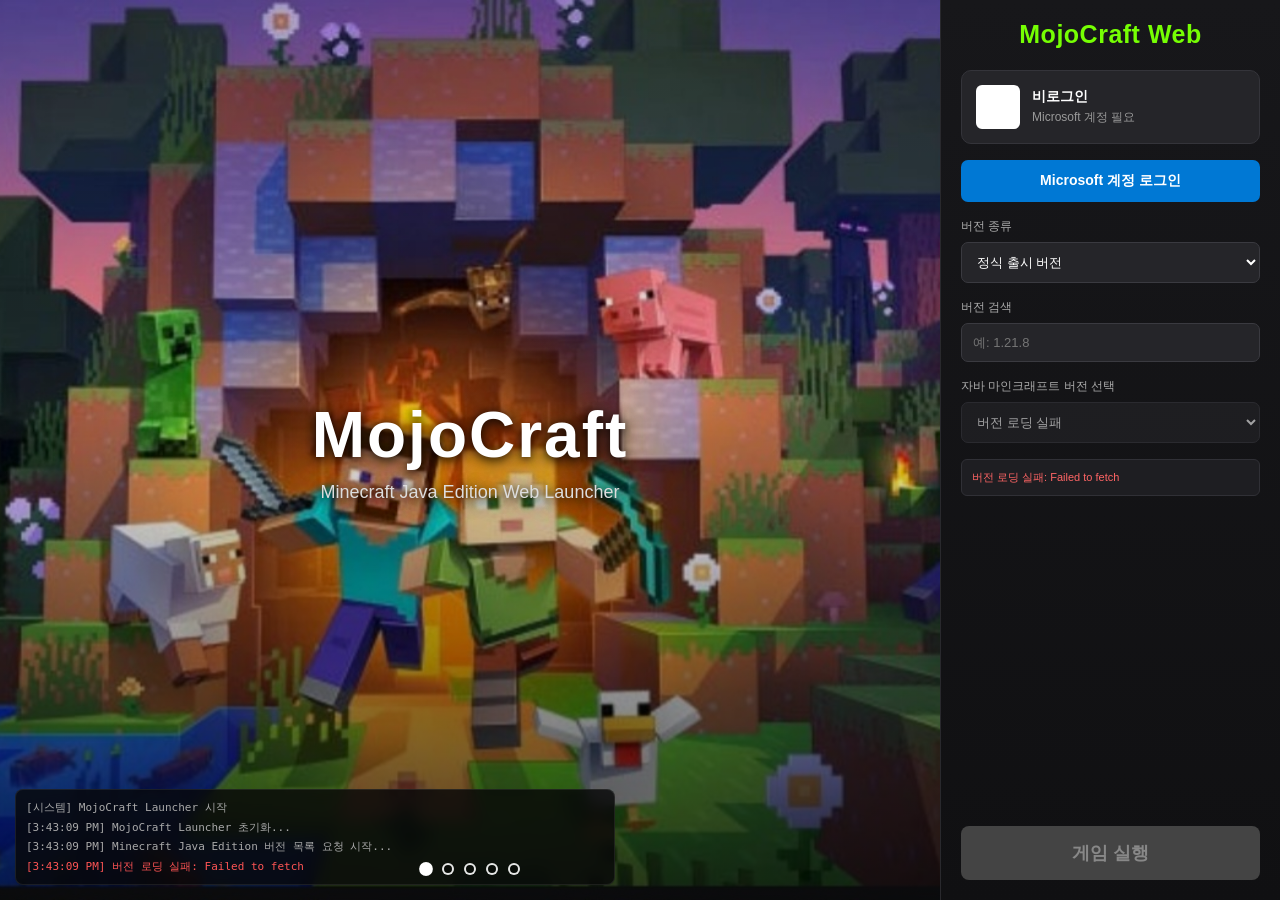
<file: index.html>
<!DOCTYPE html>
<html lang="ko">
<head>
<meta charset="UTF-8">
<meta name="viewport" content="width=device-width, initial-scale=1.0">

<title>MojoCraft Web Launcher</title>

<style>
* {
    box-sizing: border-box;
    margin: 0;
    padding: 0;
}

html,
body {
    width: 100%;
    height: 100%;
    overflow: hidden;
}

body {
    font-family:
        "Segoe UI",
        Arial,
        sans-serif;

    background: #111;
    color: #fff;
}

/* =========================
   전체 레이아웃
========================= */

#app {
    width: 100%;
    height: 100vh;

    display: flex;
    background: #111;
}

/* =========================
   메인 영역
========================= */

#main {
    flex: 1;
    min-width: 0;
    height: 100%;

    position: relative;

    overflow: hidden;

    background: #000;
}

/* 배경 이미지 */

#gameImage {
    position: absolute;

    width: 100%;
    height: 100%;

    object-fit: cover;

    left: 0;
    top: 0;

    opacity: 1;

    transition:
        opacity 0.5s ease,
        transform 0.5s ease;

    user-select: none;
    pointer-events: none;
}

/* 어두운 오버레이 */

#imageOverlay {
    position: absolute;

    inset: 0;

    background:
        linear-gradient(
            to bottom,
            rgba(0,0,0,0.20),
            rgba(0,0,0,0.05) 45%,
            rgba(0,0,0,0.70)
        );

    pointer-events: none;
}

/* 중앙 타이틀 */

#centerContent {
    position: absolute;

    left: 50%;
    top: 50%;

    transform: translate(-50%, -50%);

    text-align: center;

    width: min(800px, 90%);

    z-index: 10;

    text-shadow:
        0 2px 10px rgba(0,0,0,0.8),
        0 4px 20px rgba(0,0,0,0.7);
}

#centerContent h1 {
    font-size: clamp(32px, 5vw, 70px);
    font-weight: 800;
    letter-spacing: 2px;
}

#centerContent p {
    margin-top: 10px;

    color: #ddd;

    font-size: clamp(13px, 1.5vw, 18px);
}

/* =========================
   이미지 인디케이터
========================= */

#image-indicators {
    position: absolute;

    left: 50%;
    bottom: 25px;

    transform: translateX(-50%);

    display: flex;
    gap: 10px;

    z-index: 1000;
}

.image-indicator {
    width: 12px;
    height: 12px;

    border-radius: 50%;

    border: 2px solid rgba(255,255,255,0.9);

    background: rgba(0,0,0,0.25);

    padding: 0;

    cursor: pointer;

    transition:
        transform 0.2s ease,
        background 0.2s ease,
        opacity 0.2s ease;
}

.image-indicator:hover {
    transform: scale(1.25);
}

.image-indicator.active {
    background: #fff;

    transform: scale(1.15);
}

/* =========================
   사이드바
========================= */

#sidebar {
    width: 340px;
    min-width: 340px;
    height: 100%;

    background:
        linear-gradient(
            180deg,
            #17171a,
            #101012
        );

    border-left: 1px solid #29292d;

    padding: 20px;

    display: flex;
    flex-direction: column;

    gap: 16px;

    overflow-y: auto;
}

/* 로고 */

.logo {
    text-align: center;

    font-size: 25px;
    font-weight: 800;

    color: #76ff03;

    letter-spacing: 0.5px;

    margin-bottom: 5px;
}

/* =========================
   계정 카드
========================= */

.account-card {
    display: flex;
    align-items: center;

    gap: 12px;

    padding: 14px;

    border-radius: 10px;

    background: #252529;

    border: 1px solid #34343a;
}

.avatar {
    width: 44px;
    height: 44px;

    border-radius: 6px;

    background: #444;

    object-fit: cover;

    flex-shrink: 0;
}

.user-info {
    min-width: 0;

    display: flex;
    flex-direction: column;

    gap: 3px;
}

.username {
    font-size: 14px;
    font-weight: 700;

    overflow: hidden;
    text-overflow: ellipsis;
    white-space: nowrap;
}

.status {
    font-size: 12px;
    color: #999;
}

/* =========================
   버튼
========================= */

button {
    font-family: inherit;
}

.btn {
    width: 100%;

    padding: 12px 14px;

    border: none;
    border-radius: 7px;

    font-size: 14px;
    font-weight: 700;

    cursor: pointer;

    transition:
        background 0.2s ease,
        transform 0.1s ease,
        opacity 0.2s ease;
}

.btn:active {
    transform: scale(0.98);
}

.btn:disabled {
    cursor: not-allowed;
    opacity: 0.5;
}

.btn-login {
    background: #0078d4;
    color: #fff;
}

.btn-login:hover {
    background: #106ebe;
}

/* =========================
   버전 영역
========================= */

.version-box {
    display: flex;
    flex-direction: column;

    gap: 7px;
}

.version-box label {
    font-size: 12px;

    color: #aaa;
}

select,
input {
    width: 100%;

    padding: 11px;

    border-radius: 7px;

    border: 1px solid #3a3a40;

    outline: none;

    background: #252529;
    color: #fff;

    font-family: inherit;

    font-size: 13px;
}

select:focus,
input:focus {
    border-color: #76ff03;
}

select:disabled {
    opacity: 0.6;
    cursor: wait;
}

/* =========================
   버전 상태
========================= */

#version-status {
    padding: 9px 10px;

    border-radius: 6px;

    background: #1e1e22;

    border: 1px solid #303036;

    font-size: 11px;

    line-height: 1.5;

    color: #aaa;
}

#version-status.success {
    color: #7CFF55;
}

#version-status.error {
    color: #ff6565;
}

/* =========================
   실행 버튼
========================= */

#launch-btn {
    margin-top: auto;

    padding: 15px;

    border: none;

    border-radius: 8px;

    background: #76ff03;

    color: #000;

    font-size: 18px;
    font-weight: 800;

    cursor: pointer;

    transition:
        background 0.2s ease,
        transform 0.1s ease;
}

#launch-btn:hover:not(:disabled) {
    background: #8cff35;
}

#launch-btn:active:not(:disabled) {
    transform: scale(0.98);
}

#launch-btn:disabled {
    background: #444;
    color: #888;

    cursor: not-allowed;
}

/* =========================
   로그
========================= */

#log-panel {
    position: absolute;

    left: 15px;
    bottom: 15px;

    width: min(600px, calc(100% - 30px));

    max-height: 135px;

    padding: 10px;

    background: rgba(8,8,9,0.82);

    border: 1px solid rgba(255,255,255,0.08);

    border-radius: 8px;

    backdrop-filter: blur(8px);

    overflow-y: auto;

    z-index: 20;

    font-family: monospace;
    font-size: 11px;

    color: #aaa;
}

.log-entry {
    margin-bottom: 4px;

    line-height: 1.4;
}

.log-entry:last-child {
    margin-bottom: 0;
}

.log-entry.success {
    color: #6cff55;
}

.log-entry.error {
    color: #ff5555;
}

.log-entry.info {
    color: #aaa;
}

/* =========================
   모바일
========================= */

@media (max-width: 800px) {

    #app {
        flex-direction: column;
    }

    #main {
        height: 55vh;
        flex: none;
    }

    #sidebar {
        width: 100%;
        min-width: 0;
        height: 45vh;

        border-left: none;
        border-top: 1px solid #29292d;

        padding: 14px;

        overflow-y: auto;
    }

    #log-panel {
        max-height: 95px;
    }

    #launch-btn {
        margin-top: 0;
    }
}
</style>
</head>

<body>

<div id="app">

    <!-- =========================
         메인 화면
    ========================== -->

    <main id="main">

        <img
            id="gameImage"
            src="./images/minecraft-bg.jpg"
            alt="Minecraft"
        >

        <div id="imageOverlay"></div>

        <div id="centerContent">
            <h1>MojoCraft</h1>
            <p>
                Minecraft Java Edition Web Launcher
            </p>
        </div>

        <div id="image-indicators"></div>

        <div id="log-panel">

            <div class="log-entry info">
                [시스템] MojoCraft Launcher 시작
            </div>

        </div>

    </main>

    <!-- =========================
         사이드바
    ========================== -->

    <aside id="sidebar">

        <div class="logo">
            MojoCraft Web
        </div>

        <!-- 계정 -->

        <div class="account-card">

            <img
                id="avatar"
                class="avatar"
                alt="Minecraft Skin"
                src="[data-uri]"
            >

            <div class="user-info">

                <span
                    id="username"
                    class="username"
                >
                    비로그인
                </span>

                <span
                    id="auth-status"
                    class="status"
                >
                    Microsoft 계정 필요
                </span>

            </div>

        </div>

        <button
            id="login-btn"
            class="btn btn-login"
            onclick="startMicrosoftOAuth()"
        >
            Microsoft 계정 로그인
        </button>

        <!-- 버전 필터 -->

        <div class="version-box">

            <label for="version-type">
                버전 종류
            </label>

            <select
                id="version-type"
                onchange="filterVersions()"
            >
                <option value="release">
                    정식 출시 버전
                </option>

                <option value="snapshot">
                    스냅샷
                </option>

                <option value="all">
                    전체 버전
                </option>
            </select>

        </div>

        <!-- 검색 -->

        <div class="version-box">

            <label for="version-search">
                버전 검색
            </label>

            <input
                id="version-search"
                type="text"
                placeholder="예: 1.21.8"
                oninput="filterVersions()"
            >

        </div>

        <!-- 버전 선택 -->

        <div class="version-box">

            <label for="java-version">
                자바 마인크래프트 버전 선택
            </label>

            <select
                id="java-version"
                disabled
            >
                <option value="">
                    버전 불러오는 중...
                </option>
            </select>

        </div>

        <div
            id="version-status"
            class="info"
        >
            Minecraft 버전 목록을 불러오는 중...
        </div>

        <!-- 실행 -->

        <button
            id="launch-btn"
            disabled
            onclick="launchGameEngine()"
        >
            게임 실행
        </button>

    </aside>

</div>

<script>

/* =========================================================
   MojoCraft Launcher
========================================================= */

/*
 * Mojang 공식 version manifest
 *
 * 기존:
 * launchermeta.mojang.com
 *
 * 수정:
 * piston-meta.mojang.com
 */

const MOJANG_MANIFEST_URL =
    "https://piston-meta.mojang.com/mc/game/version_manifest_v2.json";


/*
 * 현재 페이지에서 사용하는 이미지
 */

const IMAGES = [
    "./images/minecraft-bg.jpg",
    "./images/minecraft-2.jpeg",
    "./images/minecraft-3.jpeg",
    "./images/minecraft-4.jpeg",
    "./images/minecraft-5.jpeg"
];


/*
 * 상태
 */

let allVersions = [];

let selectedVersion = null;

let imageIndex = 0;

let imageTimer = null;


/* =========================================================
   로그
========================================================= */

function log(message, type = "info") {

    const panel =
        document.getElementById("log-panel");

    if (!panel) {
        return;
    }

    const entry =
        document.createElement("div");

    entry.className =
        `log-entry ${type}`;

    const time =
        new Date().toLocaleTimeString();

    entry.textContent =
        `[${time}] ${message}`;

    panel.appendChild(entry);

    panel.scrollTop =
        panel.scrollHeight;
}


/* =========================================================
   버전 상태 표시
========================================================= */

function setVersionStatus(
    message,
    type = "info"
) {

    const element =
        document.getElementById("version-status");

    if (!element) {
        return;
    }

    element.textContent =
        message;

    element.className =
        `info ${type}`;
}


/* =========================================================
   이미지 인디케이터
========================================================= */

function createImageIndicators() {

    const container =
        document.getElementById(
            "image-indicators"
        );

    container.innerHTML = "";

    IMAGES.forEach(
        (image, index) => {

            const button =
                document.createElement("button");

            button.className =
                "image-indicator";

            if (index === imageIndex) {
                button.classList.add("active");
            }

            button.type = "button";

            button.title =
                `배경 이미지 ${index + 1}`;

            button.addEventListener(
                "click",
                () => {

                    showImage(index);

                    restartImageTimer();

                }
            );

            container.appendChild(button);

        }
    );
}


/* =========================================================
   이미지 변경
========================================================= */

function showImage(index) {

    imageIndex =
        (index + IMAGES.length) %
        IMAGES.length;

    const image =
        document.getElementById(
            "gameImage"
        );

    image.style.opacity = "0";

    setTimeout(
        () => {

            image.src =
                IMAGES[imageIndex];

            image.onload =
                () => {

                    image.style.opacity = "1";

                };

            image.onerror =
                () => {

                    image.style.opacity = "1";

                    log(
                        `이미지를 불러오지 못했습니다: ${IMAGES[imageIndex]}`,
                        "error"
                    );

                };

        },
        250
    );

    updateImageIndicators();
}


/* =========================================================
   인디케이터 갱신
========================================================= */

function updateImageIndicators() {

    const buttons =
        document.querySelectorAll(
            ".image-indicator"
        );

    buttons.forEach(
        (button, index) => {

            button.classList.toggle(
                "active",
                index === imageIndex
            );

        }
    );
}


/* =========================================================
   이미지 자동 순환
========================================================= */

function startImageTimer() {

    clearInterval(imageTimer);

    imageTimer =
        setInterval(
            () => {

                showImage(
                    imageIndex + 1
                );

            },
            15000
        );
}


function restartImageTimer() {

    startImageTimer();

}


/* =========================================================
   버전 Manifest 불러오기
========================================================= */

async function fetchVersionManifest() {

    const select =
        document.getElementById(
            "java-version"
        );

    select.disabled = true;

    select.innerHTML =
        `<option value="">
            버전 불러오는 중...
        </option>`;

    setVersionStatus(
        "Mojang 버전 manifest를 불러오는 중..."
    );

    log(
        "Minecraft Java Edition 버전 목록 요청 시작...",
        "info"
    );

    try {

        const response =
            await fetch(
                MOJANG_MANIFEST_URL,
                {
                    method: "GET",

                    cache: "no-store"
                }
            );

        if (!response.ok) {

            throw new Error(
                `HTTP ${response.status}`
            );

        }

        const data =
            await response.json();

        if (
            !data ||
            !Array.isArray(data.versions)
        ) {

            throw new Error(
                "manifest의 versions 배열을 찾을 수 없습니다."
            );

        }

        allVersions =
            data.versions;

        log(
            `성공: ${allVersions.length}개의 Minecraft 버전을 받았습니다.`,
            "success"
        );

        setVersionStatus(
            `버전 ${allVersions.length}개 로딩 완료`,
            "success"
        );

        filterVersions();

    }
    catch (error) {

        console.error(
            "Minecraft version manifest error:",
            error
        );

        log(
            `버전 로딩 실패: ${error.message}`,
            "error"
        );

        setVersionStatus(
            `버전 로딩 실패: ${error.message}`,
            "error"
        );

        select.disabled = true;

        select.innerHTML =
            `<option value="">
                버전 로딩 실패
            </option>`;

    }
}


/* =========================================================
   버전 필터
========================================================= */

function filterVersions() {

    const select =
        document.getElementById(
            "java-version"
        );

    const type =
        document.getElementById(
            "version-type"
        ).value;

    const search =
        document.getElementById(
            "version-search"
        ).value
        .trim()
        .toLowerCase();

    select.innerHTML = "";

    let filtered =
        allVersions.filter(
            version => {

                const typeMatch =
                    type === "all" ||
                    version.type === type;

                const searchMatch =
                    !search ||
                    version.id
                        .toLowerCase()
                        .includes(search);

                return (
                    typeMatch &&
                    searchMatch
                );

            }
        );

    /*
     * manifest는 최신 버전부터 오는 경우가
     * 대부분이지만, 확실하게 날짜순으로 정렬.
     */

    filtered.sort(
        (a, b) => {

            const dateA =
                new Date(
                    a.releaseTime || 0
                ).getTime();

            const dateB =
                new Date(
                    b.releaseTime || 0
                ).getTime();

            return dateB - dateA;

        }
    );

    if (filtered.length === 0) {

        const option =
            document.createElement(
                "option"
            );

        option.value = "";

        option.textContent =
            "조건에 맞는 버전 없음";

        select.appendChild(
            option
        );

        select.disabled = true;

        selectedVersion = null;

        document.getElementById(
            "launch-btn"
        ).disabled = true;

        return;

    }

    filtered.forEach(
        version => {

            const option =
                document.createElement(
                    "option"
                );

            option.value =
                version.id;

            option.textContent =
                `${version.id} (${version.type})`;

            /*
             * 중요:
             *
             * JSON URL을 직접 만들지 않고
             * Mojang manifest가 제공한 URL을
             * 그대로 사용한다.
             */

            option.dataset.jsonUrl =
                version.url || "";

            option.dataset.releaseTime =
                version.releaseTime || "";

            select.appendChild(
                option
            );

        }
    );

    select.disabled = false;

    selectedVersion =
        filtered[0];

    select.value =
        filtered[0].id;

    document.getElementById(
        "launch-btn"
    ).disabled = false;

}


/* =========================================================
   버전 선택 변경
========================================================= */

document
    .getElementById("java-version")
    .addEventListener(
        "change",
        () => {

            const select =
                document.getElementById(
                    "java-version"
                );

            const selected =
                allVersions.find(
                    version =>
                        version.id ===
                        select.value
                );

            selectedVersion =
                selected || null;

        }
    );


/* =========================================================
   Microsoft 로그인
========================================================= */

/*
 * 주의:
 *
 * 실제 Microsoft 인증에는
 * Azure에서 발급받은 Client ID와
 * 서버 측 token exchange가 필요하다.
 *
 * 현재는 UI만 준비한다.
 */

function startMicrosoftOAuth() {

    log(
        "Microsoft 로그인 기능은 OAuth 서버 연결이 필요합니다.",
        "info"
    );

    alert(
        "Microsoft 계정 로그인 기능을 사용하려면\n" +
        "Azure OAuth Client ID와 인증 서버 설정이 필요합니다."
    );

}


/* =========================================================
   게임 실행
========================================================= */

function launchGameEngine() {

    const select =
        document.getElementById(
            "java-version"
        );

    const version =
        select.value;

    const option =
        select.options[
            select.selectedIndex
        ];

    if (!version || !option) {

        log(
            "Minecraft 버전을 먼저 선택해주세요.",
            "error"
        );

        return;

    }

    const jsonUrl =
        option.dataset.jsonUrl;

    if (!jsonUrl) {

        log(
            "선택한 버전에 대한 version JSON URL이 없습니다.",
            "error"
        );

        return;

    }

    /*
     * 실제 게임 실행 단계는
     * mainpage.html에서 담당한다.
     */

    const params =
        new URLSearchParams();

    params.set(
        "version",
        version
    );

    params.set(
        "json",
        jsonUrl
    );

    params.set(
        "username",
        "Player"
    );

    params.set(
        "uuid",
        "00000000000000000000000000000000"
    );

    log(
        `${version} 실행 준비 중...`,
        "success"
    );

    window.location.href =
        `./mainpage.html?${params.toString()}`;

}


/* =========================================================
   초기화
========================================================= */

async function initialize() {

    log(
        "MojoCraft Launcher 초기화...",
        "info"
    );

    createImageIndicators();

    showImage(0);

    startImageTimer();

    await fetchVersionManifest();

}


/* =========================================================
   시작
========================================================= */

window.addEventListener(
    "DOMContentLoaded",
    initialize
);

</script>

</body>
</html>
</file>
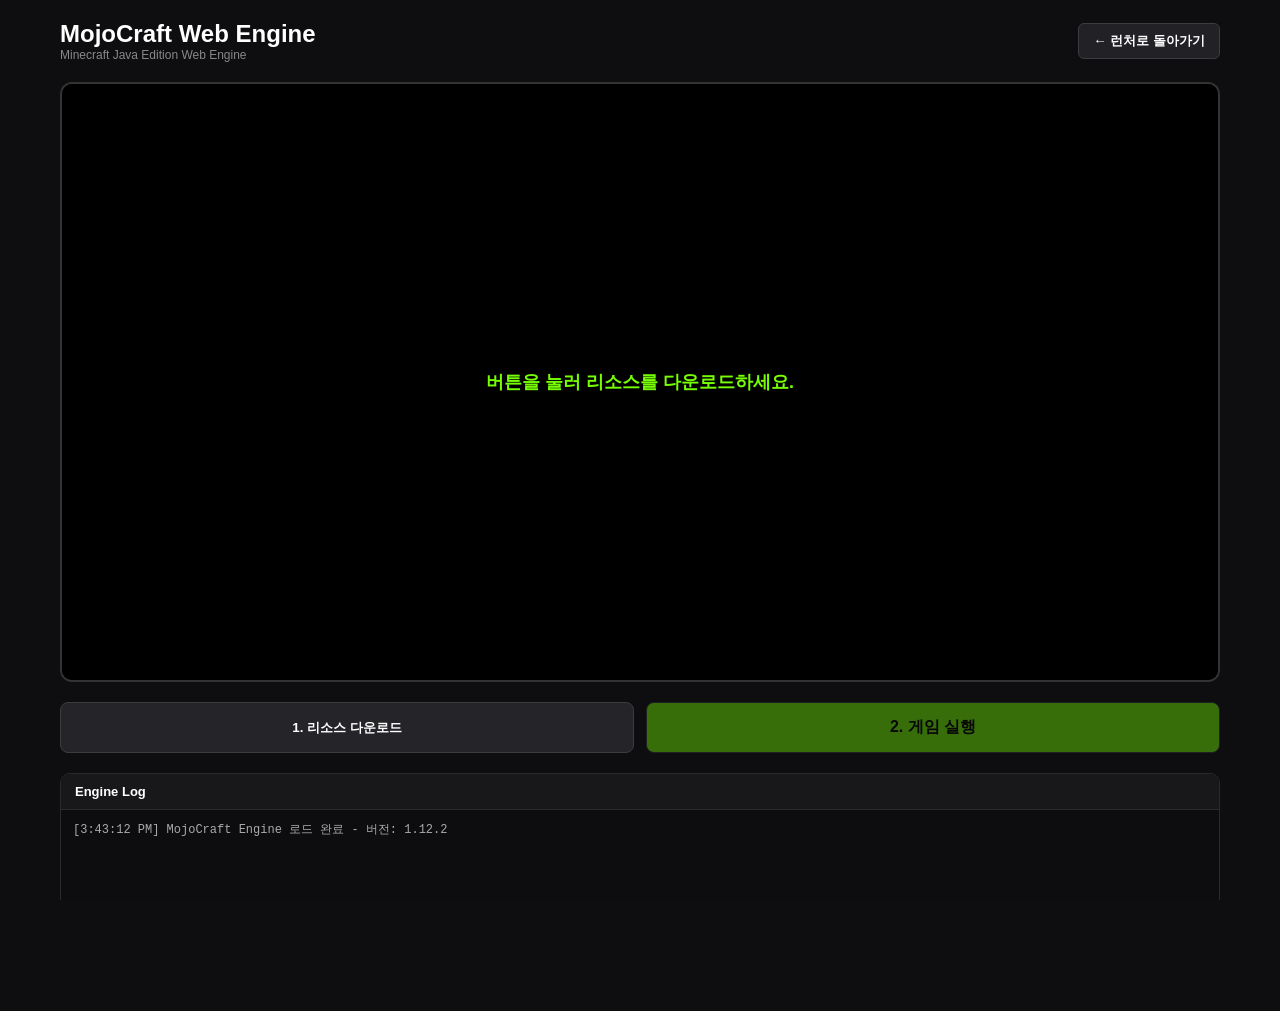
<file: mainpage.html>
<!DOCTYPE html>
<html lang="ko">
<head>
<meta charset="UTF-8">
<meta name="viewport" content="width=device-width, initial-scale=1.0">
<title>MojoCraft Core Engine & Runtime</title>

<!-- WebAssembly 기반 JVM (CheerpJ v3) 로더 -->
<script src="https://cjrtnc.leaningtech.com/3.0/cj3loader.js"></script>

<style>
* {
    box-sizing: border-box;
    margin: 0;
    padding: 0;
}

html, body {
    width: 100%;
    height: 100%;
    background: #0e0e10;
    color: #fff;
    font-family: "Segoe UI", Arial, sans-serif;
    overflow-x: hidden;
}

.container {
    max-width: 1200px;
    margin: 0 auto;
    padding: 20px;
}

.header {
    display: flex;
    justify-content: space-between;
    align-items: center;
    margin-bottom: 20px;
}

.title {
    font-size: 24px;
    font-weight: 800;
}

.back-btn {
    border: 1px solid #3b3b40;
    background: #222226;
    color: #fff;
    padding: 8px 14px;
    border-radius: 6px;
    cursor: pointer;
    font-weight: 700;
}

.back-btn:hover { background: #2c2c31; }

#game-container {
    position: relative;
    width: 100%;
    height: 600px;
    background: #000;
    border: 2px solid #333;
    border-radius: 12px;
    overflow: hidden;
    margin-bottom: 20px;
    display: flex;
    align-items: center;
    justify-content: center;
}

#cheerpjDisplay {
    width: 100% !important;
    height: 100% !important;
}

.game-overlay {
    position: absolute;
    inset: 0;
    background: rgba(0,0,0,0.85);
    display: flex;
    flex-direction: column;
    align-items: center;
    justify-content: center;
    gap: 15px;
    z-index: 10;
}

.progress-text {
    font-size: 18px;
    font-weight: bold;
    color: #76ff03;
}

.actions {
    display: grid;
    grid-template-columns: repeat(2, 1fr);
    gap: 12px;
    margin-bottom: 20px;
}

.action-btn {
    padding: 14px;
    border: 1px solid #3b3b40;
    border-radius: 8px;
    background: #252529;
    color: #fff;
    font-weight: 700;
    cursor: pointer;
}

.action-btn:hover:not(:disabled) { background: #303035; }
.action-btn:disabled { opacity: 0.4; cursor: not-allowed; }

.btn-launch {
    background: #76ff03;
    color: #000;
    font-size: 16px;
}
.btn-launch:hover:not(:disabled) { background: #8cff35; }

.log-card {
    background: #0d0d0f;
    border: 1px solid #29292e;
    border-radius: 10px;
    overflow: hidden;
}

.log-header {
    padding: 10px 14px;
    background: #18181b;
    border-bottom: 1px solid #29292e;
    font-weight: 700;
    font-size: 13px;
}

#log {
    height: 180px;
    padding: 12px;
    overflow-y: auto;
    font-family: monospace;
    font-size: 12px;
}

.log { margin-bottom: 4px; line-height: 1.4; }
.log.info { color: #aaa; }
.log.success { color: #6cff55; }
.log.error { color: #ff5555; }
</style>
</head>

<body>

<div class="container">

    <header class="header">
        <div>
            <div class="title">MojoCraft Web Engine</div>
            <div style="font-size: 12px; color: #888;">Minecraft Java Edition Web Engine</div>
        </div>
        <button class="back-btn" onclick="goBack()">← 런처로 돌아가기</button>
    </header>

    <div id="game-container">
        <div id="game-overlay" class="game-overlay">
            <div id="overlay-status" class="progress-text">버튼을 눌러 리소스를 다운로드하세요.</div>
        </div>
        <div id="cheerpjDisplay"></div>
    </div>

    <section class="actions">
        <button id="prep-btn" class="action-btn" onclick="prepareFiles()">1. 리소스 다운로드</button>
        <button id="launch-btn" class="action-btn btn-launch" onclick="launchJavaMinecraft()" disabled>2. 게임 실행</button>
    </section>

    <section class="log-card">
        <div class="log-header">Engine Log</div>
        <div id="log"></div>
    </section>

</div>

<script>
const launchParams = new URLSearchParams(window.location.search);
const LAUNCH_VERSION = launchParams.get("version") || "1.12.2";
const LAUNCH_JSON_URL = launchParams.get("json");

/* 제공해주신 Render 백엔드 프록시 서버 주소 적용 */
const RENDER_PROXY = "https://mcpr.onrender.com/proxy?url=";

let currentVersionData = null;
let isReadyToLaunch = false;

function log(message, type = "info") {
    const element = document.getElementById("log");
    const line = document.createElement("div");
    line.className = `log ${type}`;
    const time = new Date().toLocaleTimeString();
    line.textContent = `[${time}] ${message}`;
    element.appendChild(line);
    element.scrollTop = element.scrollHeight;
}

function updateOverlay(text, show = true) {
    const overlay = document.getElementById("game-overlay");
    const status = document.getElementById("overlay-status");
    status.textContent = text;
    overlay.style.display = show ? "flex" : "none";
}

/* =========================================================
   1. Render 프록시 기반 파일 다운로드 및 캐시 저장
========================================================= */
async function prepareFiles() {
    log(`[시스템] ${LAUNCH_VERSION} 리소스 다운로드를 시작합니다.`, "info");
    updateOverlay("버전 메타데이터 다운로드 중 (Render 프록시 연결)...");

    try {
        let versionJsonUrl = LAUNCH_JSON_URL;

        // 전달받은 JSON URL이 없다면 공식 Manifest에서 검색
        if (!versionJsonUrl) {
            log("Mojang 공식 Manifest 검색 중...", "info");
            const manifestUrl = "https://piston-meta.mojang.com/mc/game/version_manifest_v2.json";
            
            const manifestRes = await fetch(RENDER_PROXY + encodeURIComponent(manifestUrl));
            if (!manifestRes.ok) throw new Error(`Manifest 요청 실패 (HTTP ${manifestRes.status})`);
            
            const manifestData = await manifestRes.json();
            const versionObj = manifestData.versions.find(v => v.id === LAUNCH_VERSION);
            
            if (!versionObj) throw new Error(`${LAUNCH_VERSION} 버전을 Manifest에서 찾지 못했습니다.`);
            versionJsonUrl = versionObj.url;
        }

        // 1. Version JSON 가져오기
        log(`Version JSON 요청 중...`, "info");
        const versionRes = await fetch(RENDER_PROXY + encodeURIComponent(versionJsonUrl));
        if (!versionRes.ok) throw new Error(`Version JSON 요청 실패 (HTTP ${versionRes.status})`);
        
        currentVersionData = await versionRes.json();
        log("Version.json 읽기 완료!", "success");

        updateOverlay("Client JAR 다운로드 중...");
        
        // 2. Client JAR URL 추출 및 다운로드
        const clientJarUrl = currentVersionData.downloads?.client?.url;
        if (!clientJarUrl) throw new Error("Client JAR 다운로드 링크가 없습니다.");

        log(`Client JAR 받아오는 중...`, "info");
        const jarRes = await fetch(RENDER_PROXY + encodeURIComponent(clientJarUrl));
        if (!jarRes.ok) throw new Error(`Client JAR 다운로드 실패 (HTTP ${jarRes.status})`);

        const jarData = await jarRes.arrayBuffer();
        
        // 3. 브라우저 Cache Storage에 Client JAR 저장
        if ('caches' in window) {
            const cache = await caches.open("mojocraft-runtime");
            const responseToCache = new Response(jarData, {
                headers: { 'Content-Type': 'application/java-archive' }
            });
            await cache.put('/app/minecraft.jar', responseToCache);
            log("Cache Storage에 Client JAR 저장 완료!", "success");
        }

        log(`Client JAR 준비 성공 (${(jarData.byteLength / 1024 / 1024).toFixed(1)} MB)`, "success");

        updateOverlay("파일 준비 완료! '게임 실행' 버튼을 누르세요.", true);
        document.getElementById("launch-btn").disabled = false;
        isReadyToLaunch = true;

    } catch (err) {
        log(`[에러] ${err.message}`, "error");
        updateOverlay(`준비 실패: ${err.message}`);
    }
}

/* =========================================================
   2. CheerpJ JVM 구동
========================================================= */
async function launchJavaMinecraft() {
    if (!isReadyToLaunch) return;

    log("CheerpJ JVM 초기화 시작...", "info");
    updateOverlay("CheerpJ 자바 엔진 초기화 중...");

    try {
        await cheerpjInit({
            displayContainer: document.getElementById("cheerpjDisplay")
        });

        log("JVM 초기화 완료! 마인크래프트 실행 중...", "success");
        updateOverlay("", false);

        await cheerpjRunLibrary("/app/minecraft.jar");

    } catch (error) {
        log(`Java 실행 실패: ${error.message}`, "error");
        updateOverlay("게임 실행 에러 발생!");
    }
}

function goBack() {
    window.location.href = "./index.html";
}

window.addEventListener("DOMContentLoaded", () => {
    log(`MojoCraft Engine 로드 완료 - 버전: ${LAUNCH_VERSION}`, "info");
});
</script>
</body>
</html>
</file>
